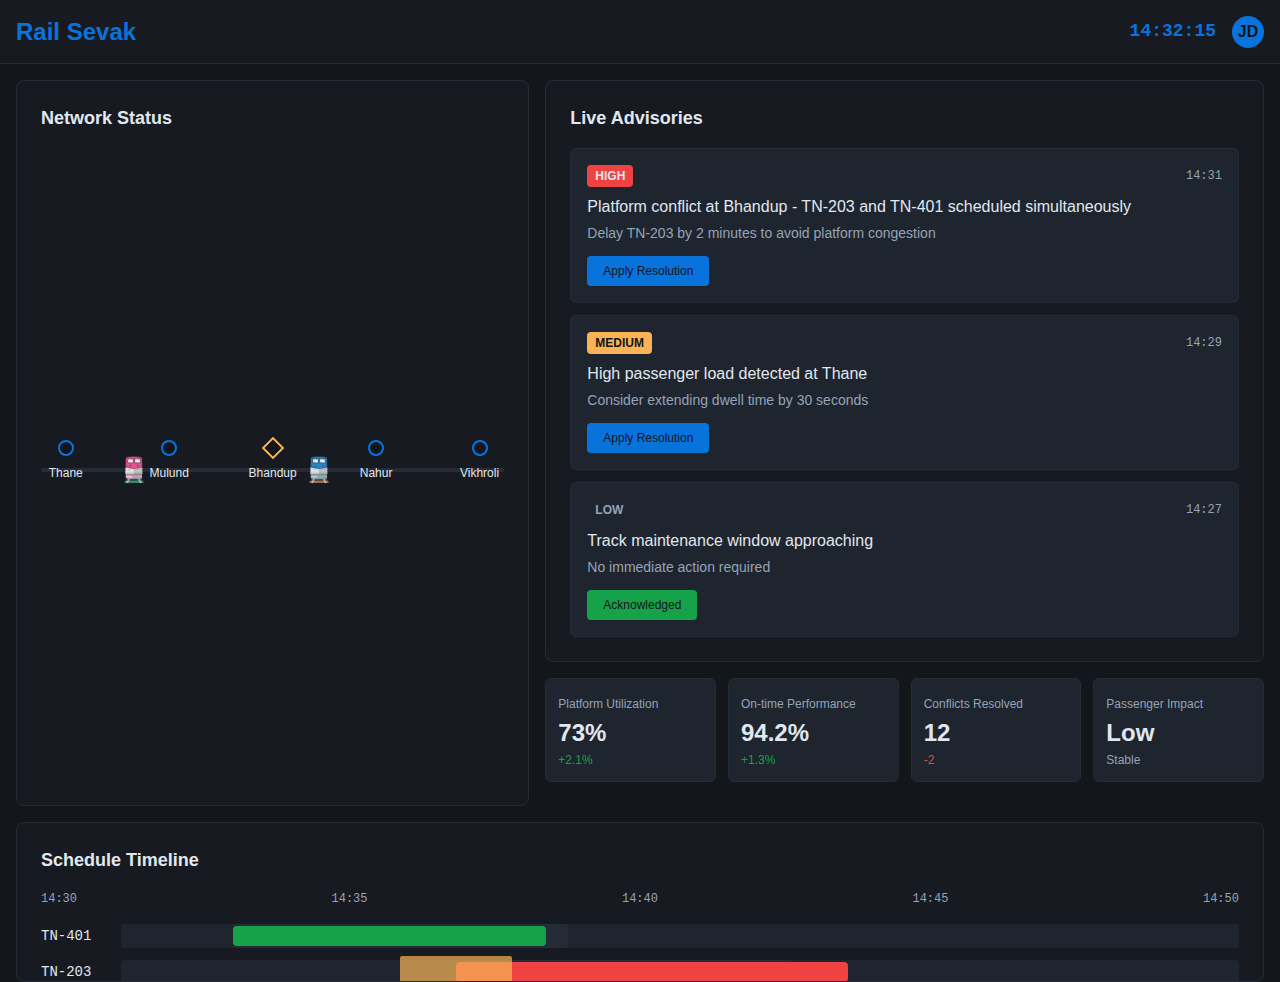
<file: public/index-static.html>
<!DOCTYPE html>
<html lang="en">
<head>
    <meta charset="UTF-8">
    <meta name="viewport" content="width=device-width, initial-scale=1.0">
    <title>Rail Sevak</title>
    <meta name="description" content="Professional railway operations control system for managing train schedules, conflicts, and performance monitoring">
    <link rel="stylesheet" href="styles.css">
</head>
<body>
    <!-- Header -->
    <header class="header">
        <div class="header-content">
            <div class="header-left">
                <h1 class="logo">Rail Sevak</h1>
                </div>
            </div>
            <div class="header-right">
                <div class="sim-time">14:32:15</div> 
                <div class="user-avatar">JD</div>
            </div>
        </div>
    </header>

    <!-- Main Content Grid -->
    <main class="main-content">
        <!-- Left: Station Map -->
        <section class="station-map">
            <div class="card">
                <h2 class="card-title">Network Status</h2>
                <div class="map-container">
                    <div class="railway-line">
                        <!-- Stations -->
                        <div class="station regular" data-station="Thane">
                            <div class="station-icon"></div>
                            <span class="station-label">Thane</span>
                            <div class="platforms">4 platforms</div>
                        </div>
                        
                        <div class="station regular" data-station="Mulund">
                            <div class="station-icon"></div>
                            <span class="station-label">Mulund</span>
                            <div class="platforms">2 platforms</div>
                        </div>
                        
                        <div class="station junction" data-station="Bhandup">
                            <div class="station-icon"></div>
                            <span class="station-label">Bhandup</span>
                            <div class="platforms">3 platforms</div>
                        </div>
                        
                        <div class="station regular" data-station="Nahur">
                            <div class="station-icon"></div>
                            <span class="station-label">Nahur</span>
                            <div class="platforms">2 platforms</div>
                        </div>
                        
                        <div class="station regular" data-station="Vikhroli">
                            <div class="station-icon"></div>
                            <span class="station-label">Vikhroli</span>
                            <div class="platforms">2 platforms</div>
                        </div>
                        
                        <!-- Train Markers -->
                        <div class="train-marker ontime" style="left: 20%;" data-train="TN-401">
                            <div class="train-icon">🚆</div>
                            <div class="train-tooltip">
                                <strong>TN-401</strong><br>
                                Next: Mulund<br>
                                ETA: 14:35<br>
                                On time
                            </div>
                        </div>
                        
                        <div class="train-marker delayed" style="left: 60%;" data-train="TN-203">
                            <div class="train-icon">🚆</div>
                            <div class="train-tooltip">
                                <strong>TN-203</strong><br>
                                Next: Vikhroli<br>
                                ETA: 14:38<br>
                                Delayed: +3min
                            </div>
                        </div>
                    </div>
                </div>
            </div>
        </section>

        <!-- Right: Advisories & KPIs -->
        <aside class="right-panel">
            <!-- Advisory Feed -->
            <section class="advisory-feed">
                <div class="card">
                    <h2 class="card-title">Live Advisories</h2>
                    <div class="advisory-list">
                        <div class="advisory-item high">
                            <div class="advisory-header">
                                <span class="advisory-priority">HIGH</span>
                                <span class="advisory-time">14:31</span>
                            </div>
                            <p class="advisory-message">Platform conflict at Bhandup - TN-203 and TN-401 scheduled simultaneously</p>
                            <p class="advisory-rationale">Delay TN-203 by 2 minutes to avoid platform congestion</p>
                            <button class="apply-btn">Apply Resolution</button>
                        </div>
                        
                        <div class="advisory-item medium">
                            <div class="advisory-header">
                                <span class="advisory-priority">MEDIUM</span>
                                <span class="advisory-time">14:29</span>
                            </div>
                            <p class="advisory-message">High passenger load detected at Thane</p>
                            <p class="advisory-rationale">Consider extending dwell time by 30 seconds</p>
                            <button class="apply-btn">Apply Resolution</button>
                        </div>
                        
                        <div class="advisory-item low">
                            <div class="advisory-header">
                                <span class="advisory-priority">LOW</span>
                                <span class="advisory-time">14:27</span>
                            </div>
                            <p class="advisory-message">Track maintenance window approaching</p>
                            <p class="advisory-rationale">No immediate action required</p>
                            <button class="apply-btn applied" disabled>Acknowledged</button>
                        </div>
                    </div>
                </div>
            </section>

            <!-- KPI Cards -->
            <section class="kpi-cards">
                <div class="kpi-grid">
                    <div class="kpi-card">
                        <div class="kpi-header">
                            <span class="kpi-title">Platform Utilization</span>
                        </div>
                        <div class="kpi-value">73%</div>
                        <div class="kpi-trend positive">+2.1%</div>
                    </div>
                    
                    <div class="kpi-card">
                        <div class="kpi-header">
                            <span class="kpi-title">On-time Performance</span>
                        </div>
                        <div class="kpi-value">94.2%</div>
                        <div class="kpi-trend positive">+1.3%</div>
                    </div>
                    
                    <div class="kpi-card">
                        <div class="kpi-header">
                            <span class="kpi-title">Conflicts Resolved</span>
                        </div>
                        <div class="kpi-value">12</div>
                        <div class="kpi-trend negative">-2</div>
                    </div>
                    
                    <div class="kpi-card">
                        <div class="kpi-header">
                            <span class="kpi-title">Passenger Impact</span>
                        </div>
                        <div class="kpi-value">Low</div>
                        <div class="kpi-trend neutral">Stable</div>
                    </div>
                </div>
            </section>
        </aside>

        <!-- Bottom: Timeline -->
        <section class="timeline">
            <div class="card">
                <h2 class="card-title">Schedule Timeline</h2>
                <div class="timeline-container">
                    <div class="timeline-header">
                        <div class="time-labels">
                            <span>14:30</span>
                            <span>14:35</span>
                            <span>14:40</span>
                            <span>14:45</span>
                            <span>14:50</span>
                        </div>
                    </div>
                    <div class="timeline-tracks">
                        <div class="track-row">
                            <span class="track-label">TN-401</span>
                            <div class="track-timeline">
                                <div class="schedule-bar planned" style="left: 10%; width: 30%;"></div>
                                <div class="schedule-bar actual" style="left: 10%; width: 28%;"></div>
                            </div>
                        </div>
                        
                        <div class="track-row">
                            <span class="track-label">TN-203</span>
                            <div class="track-timeline">
                                <div class="schedule-bar planned" style="left: 25%; width: 35%;"></div>
                                <div class="schedule-bar actual delayed" style="left: 30%; width: 35%;"></div>
                                <div class="conflict-indicator" style="left: 25%; width: 10%;"></div>
                            </div>
                        </div>
                        
                        <div class="track-row">
                            <span class="track-label">TN-105</span>
                            <div class="track-timeline">
                                <div class="schedule-bar planned" style="left: 40%; width: 25%;"></div>
                                <div class="schedule-bar actual" style="left: 42%; width: 25%;"></div>
                            </div>
                        </div>
                    </div>
                </div>
            </div>
        </section>
    </main>

    <script src="script.js"></script>
</body>
</html>
</file>
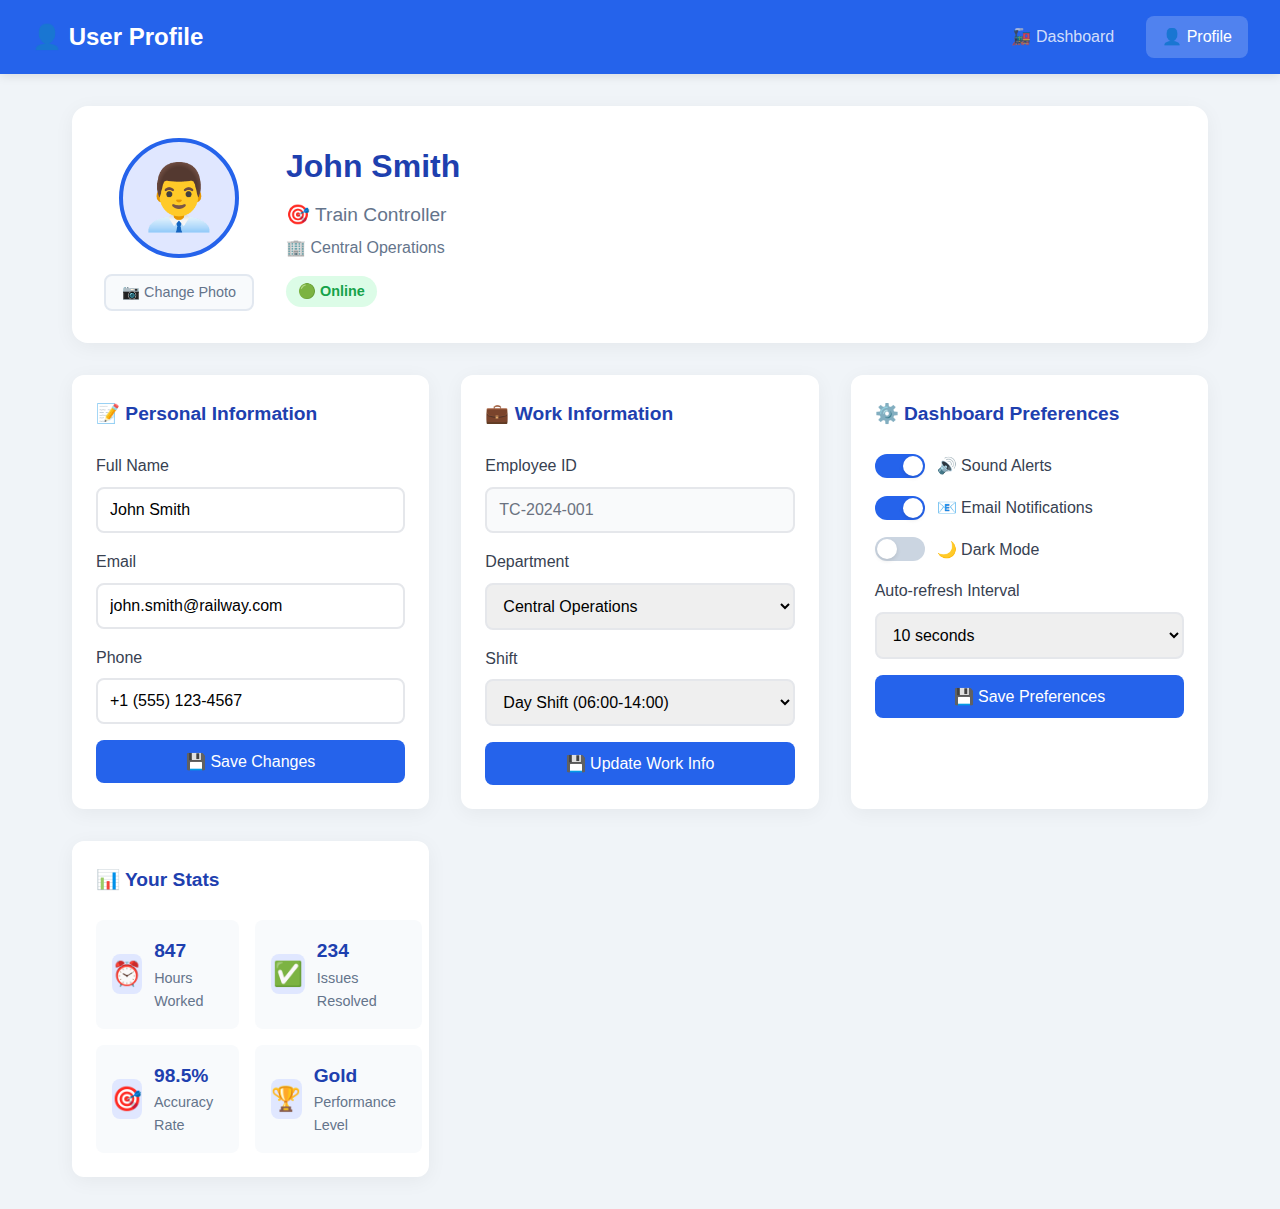
<file: public/profile.html>
<!DOCTYPE html>
<html lang="en">
<head>
    <meta charset="UTF-8">
    <meta name="viewport" content="width=device-width, initial-scale=1.0">
    <title>Profile - Train Dashboard</title>
    <link rel="stylesheet" href="profile-styles.css">
</head>
<body>
    <!-- Header -->
    <header class="header">
        <h1>👤 User Profile</h1>
        <nav class="nav">
            <a href="simple-dashboard.html" class="nav-link">🚂 Dashboard</a>
            <a href="profile.html" class="nav-link active">👤 Profile</a>
        </nav>
    </header>

    <!-- Main Profile -->
    <main class="profile-container">
        <!-- Profile Card -->
        <section class="profile-card">
            <div class="avatar-section">
                <div class="avatar">👨‍💼</div>
                <button class="change-photo-btn">📷 Change Photo</button>
            </div>
            
            <div class="profile-info">
                <h2 id="userName">John Smith</h2>
                <p class="role">🎯 Train Controller</p>
                <p class="department">🏢 Central Operations</p>
                <div class="status-badge">🟢 Online</div>
            </div>
        </section>

        <!-- Settings Sections -->
        <div class="settings-grid">
            <!-- Personal Information -->
            <section class="settings-section">
                <h3>📝 Personal Information</h3>
                <div class="form-group">
                    <label>Full Name</label>
                    <input type="text" id="fullName" value="John Smith" class="input-field">
                </div>
                <div class="form-group">
                    <label>Email</label>
                    <input type="email" id="email" value="john.smith@railway.com" class="input-field">
                </div>
                <div class="form-group">
                    <label>Phone</label>
                    <input type="tel" id="phone" value="+1 (555) 123-4567" class="input-field">
                </div>
                <button class="save-btn">💾 Save Changes</button>
            </section>

            <!-- Work Information -->
            <section class="settings-section">
                <h3>💼 Work Information</h3>
                <div class="form-group">
                    <label>Employee ID</label>
                    <input type="text" id="employeeId" value="TC-2024-001" class="input-field" readonly>
                </div>
                <div class="form-group">
                    <label>Department</label>
                    <select id="department" class="input-field">
                        <option>Central Operations</option>
                        <option>Maintenance</option>
                        <option>Safety & Security</option>
                        <option>Customer Service</option>
                    </select>
                </div>
                <div class="form-group">
                    <label>Shift</label>
                    <select id="shift" class="input-field">
                        <option>Day Shift (06:00-14:00)</option>
                        <option>Evening Shift (14:00-22:00)</option>
                        <option>Night Shift (22:00-06:00)</option>
                    </select>
                </div>
                <button class="save-btn">💾 Update Work Info</button>
            </section>

            <!-- Dashboard Preferences -->
            <section class="settings-section">
                <h3>⚙️ Dashboard Preferences</h3>
                <div class="toggle-group">
                    <label class="toggle-label">
                        <input type="checkbox" id="soundAlerts" checked>
                        <span class="toggle-slider"></span>
                        🔊 Sound Alerts
                    </label>
                </div>
                <div class="toggle-group">
                    <label class="toggle-label">
                        <input type="checkbox" id="emailNotifications" checked>
                        <span class="toggle-slider"></span>
                        📧 Email Notifications
                    </label>
                </div>
                <div class="toggle-group">
                    <label class="toggle-label">
                        <input type="checkbox" id="darkMode">
                        <span class="toggle-slider"></span>
                        🌙 Dark Mode
                    </label>
                </div>
                <div class="form-group">
                    <label>Auto-refresh Interval</label>
                    <select id="refreshInterval" class="input-field">
                        <option value="5">5 seconds</option>
                        <option value="10" selected>10 seconds</option>
                        <option value="30">30 seconds</option>
                        <option value="60">1 minute</option>
                    </select>
                </div>
                <button class="save-btn">💾 Save Preferences</button>
            </section>

            <!-- Quick Stats -->
            <section class="settings-section">
                <h3>📊 Your Stats</h3>
                <div class="stats-grid">
                    <div class="stat-item">
                        <div class="stat-icon">⏰</div>
                        <div class="stat-content">
                            <span class="stat-value">847</span>
                            <span class="stat-label">Hours Worked</span>
                        </div>
                    </div>
                    <div class="stat-item">
                        <div class="stat-icon">✅</div>
                        <div class="stat-content">
                            <span class="stat-value">234</span>
                            <span class="stat-label">Issues Resolved</span>
                        </div>
                    </div>
                    <div class="stat-item">
                        <div class="stat-icon">🎯</div>
                        <div class="stat-content">
                            <span class="stat-value">98.5%</span>
                            <span class="stat-label">Accuracy Rate</span>
                        </div>
                    </div>
                    <div class="stat-item">
                        <div class="stat-icon">🏆</div>
                        <div class="stat-content">
                            <span class="stat-value">Gold</span>
                            <span class="stat-label">Performance Level</span>
                        </div>
                    </div>
                </div>
            </section>
        </div>
    </main>

    <script src="profile-script.js"></script>
</body>
</html>
</file>
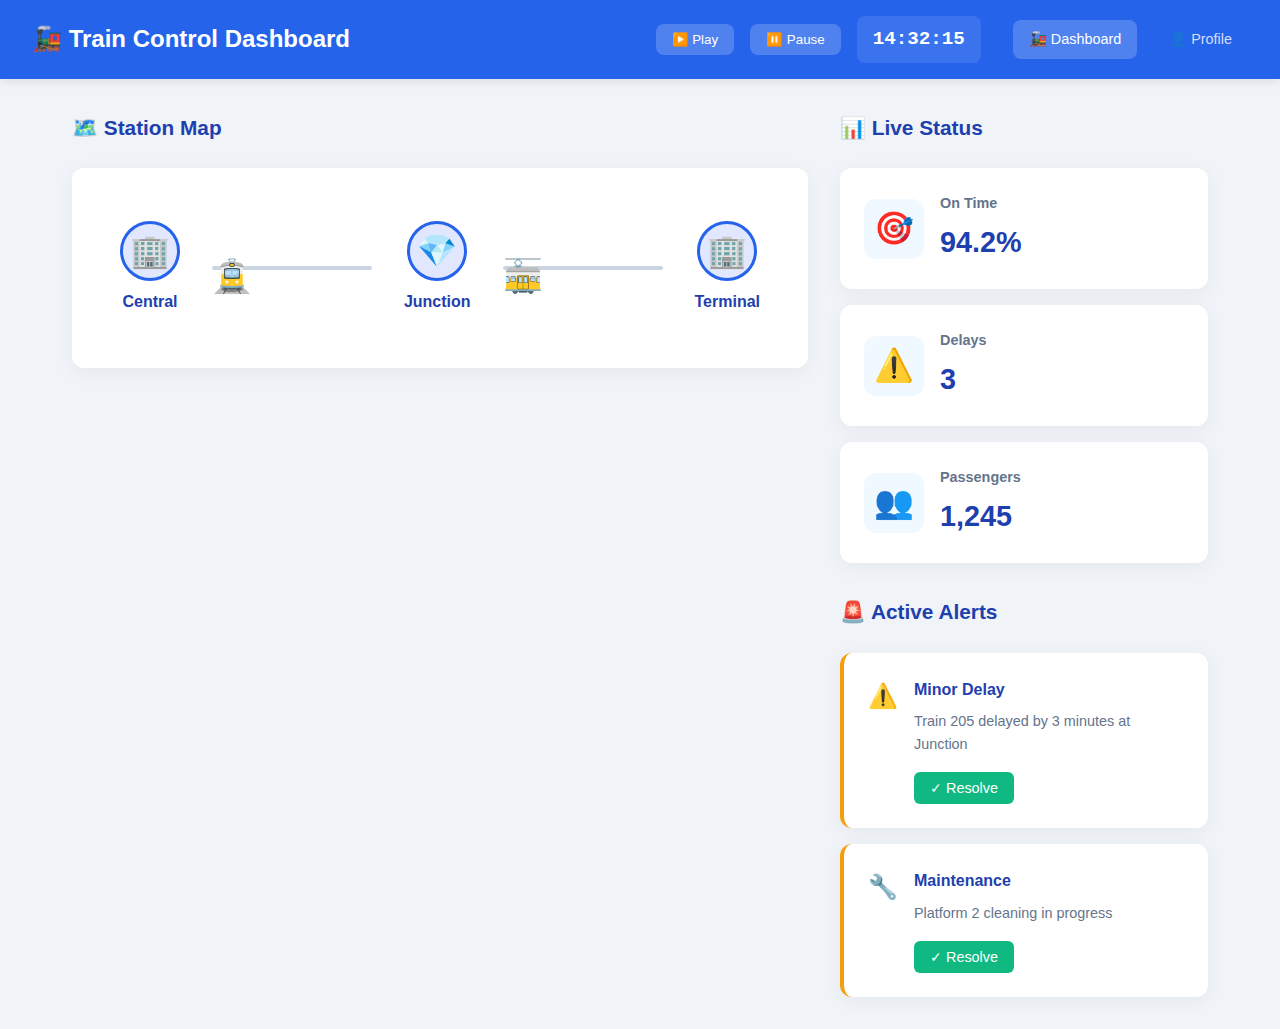
<file: public/simple-dashboard.html>
<!DOCTYPE html>
<html lang="en">
<head>
    <meta charset="UTF-8">
    <meta name="viewport" content="width=device-width, initial-scale=1.0">
    <title>Simple Train Dashboard</title>
    <link rel="stylesheet" href="simple-styles.css">
</head>
<body>
    <!-- Header -->
    <header class="header">
        <h1>🚂 Train Control Dashboard</h1>
        <div class="header-right">
            <div class="controls">
                <button id="playBtn" class="btn">▶️ Play</button>
                <button id="pauseBtn" class="btn">⏸️ Pause</button>
                <span class="time" id="currentTime">14:32:15</span>
            </div>
            <nav class="nav">
                <a href="simple-dashboard.html" class="nav-link active">🚂 Dashboard</a>
                <a href="profile.html" class="nav-link">👤 Profile</a>
            </nav>
        </div>
    </header>

    <!-- Main Dashboard -->
    <main class="dashboard">
        <!-- Station Map -->
        <section class="map-section">
            <h2>🗺️ Station Map</h2>
            <div class="station-line">
                <div class="station" data-name="Central">
                    <div class="station-icon">🏢</div>
                    <span>Central</span>
                </div>
                
                <div class="track">
                    <div class="train" id="train1">🚊</div>
                </div>
                
                <div class="station" data-name="Junction">
                    <div class="station-icon">💎</div>
                    <span>Junction</span>
                </div>
                
                <div class="track">
                    <div class="train" id="train2">🚋</div>
                </div>
                
                <div class="station" data-name="Terminal">
                    <div class="station-icon">🏢</div>
                    <span>Terminal</span>
                </div>
            </div>
        </section>

        <!-- Status Cards -->
        <section class="status-section">
            <h2>📊 Live Status</h2>
            <div class="status-cards">
                <div class="card">
                    <div class="card-icon">🎯</div>
                    <div class="card-content">
                        <h3>On Time</h3>
                        <span class="value" id="onTimeValue">94.2%</span>
                    </div>
                </div>
                
                <div class="card">
                    <div class="card-icon">⚠️</div>
                    <div class="card-content">
                        <h3>Delays</h3>
                        <span class="value" id="delayValue">3</span>
                    </div>
                </div>
                
                <div class="card">
                    <div class="card-icon">👥</div>
                    <div class="card-content">
                        <h3>Passengers</h3>
                        <span class="value" id="passengerValue">1,245</span>
                    </div>
                </div>
            </div>
        </section>

        <!-- Alerts -->
        <section class="alerts-section">
            <h2>🚨 Active Alerts</h2>
            <div class="alerts">
                <div class="alert">
                    <span class="alert-icon">⚠️</span>
                    <div class="alert-content">
                        <strong>Minor Delay</strong>
                        <p>Train 205 delayed by 3 minutes at Junction</p>
                        <button class="resolve-btn">✓ Resolve</button>
                    </div>
                </div>
                
                <div class="alert">
                    <span class="alert-icon">🔧</span>
                    <div class="alert-content">
                        <strong>Maintenance</strong>
                        <p>Platform 2 cleaning in progress</p>
                        <button class="resolve-btn">✓ Resolve</button>
                    </div>
                </div>
            </div>
        </section>
    </main>

    <script src="simple-script.js"></script>
</body>
</html>
</file>
<file: public/styles.css>
/* CSS Variables - Design System */
:root {
    /* Professional control room theme */
    --background: hsl(217, 19%, 9%);
    --foreground: hsl(213, 31%, 91%);
    
    --card: hsl(217, 19%, 11%);
    --card-foreground: hsl(213, 31%, 91%);
    
    --primary: hsl(210, 92%, 45%);
    --primary-foreground: hsl(217, 19%, 9%);
    
    --secondary: hsl(217, 19%, 15%);
    --secondary-foreground: hsl(213, 31%, 91%);
    
    --muted: hsl(217, 19%, 15%);
    --muted-foreground: hsl(215, 20%, 65%);
    
    --accent: hsl(217, 19%, 18%);
    --accent-foreground: hsl(213, 31%, 91%);
    
    /* Alert colors */
    --destructive: hsl(0, 84%, 60%);
    --warning: hsl(35, 91%, 65%);
    --success: hsl(142, 76%, 36%);
    
    --border: hsl(217, 19%, 18%);
    --input: hsl(217, 19%, 15%);
    --ring: hsl(210, 92%, 45%);
    
    /* Control room specific */
    --station-regular: hsl(210, 92%, 45%);
    --station-junction: hsl(35, 91%, 65%);
    --train-ontime: hsl(142, 76%, 36%);
    --train-delayed: hsl(0, 84%, 60%);
    --train-marker: hsl(213, 31%, 91%);
    
    /* Animations */
    --transition-smooth: all 0.3s cubic-bezier(0.4, 0, 0.2, 1);
    --transition-micro: all 0.15s ease-out;
}

/* Reset and Base Styles */
* {
    margin: 0;
    padding: 0;
    box-sizing: border-box;
}

body {
    font-family: -apple-system, BlinkMacSystemFont, 'Segoe UI', Roboto, Oxygen, Ubuntu, Cantarell, sans-serif;
    background-color: var(--background);
    color: var(--foreground);
    min-height: 100vh;
    line-height: 1.5;
}

/* Header Styles */
.header {
    background-color: var(--card);
    border-bottom: 1px solid var(--border);
    padding: 1rem;
    height: 4rem;
    display: flex;
    align-items: center;
}

.header-content {
    width: 100%;
    display: flex;
    justify-content: space-between;
    align-items: center;
}

.header-left {
    display: flex;
    align-items: center;
    gap: 2rem;
}

.logo {
    font-size: 1.5rem;
    font-weight: 700;
    color: var(--primary);
}

.sim-controls {
    display: flex;
    align-items: center;
    gap: 0.5rem;
}

.control-btn {
    background-color: var(--secondary);
    border: 1px solid var(--border);
    color: var(--foreground);
    padding: 0.5rem;
    border-radius: 0.25rem;
    cursor: pointer;
    transition: var(--transition-micro);
}

.control-btn:hover {
    background-color: var(--accent);
}

.speed-control {
    display: flex;
    align-items: center;
    gap: 0.5rem;
    margin-left: 1rem;
}

.speed-select {
    background-color: var(--input);
    border: 1px solid var(--border);
    color: var(--foreground);
    padding: 0.25rem 0.5rem;
    border-radius: 0.25rem;
}

.header-right {
    display: flex;
    align-items: center;
    gap: 1rem;
}

.sim-time {
    font-family: 'Courier New', monospace;
    font-size: 1.125rem;
    font-weight: 600;
    color: var(--primary);
}

.user-avatar {
    width: 2rem;
    height: 2rem;
    background-color: var(--primary);
    color: var(--primary-foreground);
    border-radius: 50%;
    display: flex;
    align-items: center;
    justify-content: center;
    font-weight: 600;
}

/* Main Content Layout */
.main-content {
    display: grid;
    grid-template-columns: 5fr 7fr;
    grid-template-rows: 1fr auto;
    gap: 1rem;
    padding: 1rem;
    height: calc(100vh - 4rem);
}

.station-map {
    grid-row: 1 / 2;
}

.right-panel {
    grid-row: 1 / 2;
    display: flex;
    flex-direction: column;
    gap: 1rem;
}

.timeline {
    grid-column: 1 / -1;
    grid-row: 2 / 3;
    height: 10rem;
}

/* Card Styles */
.card {
    background-color: var(--card);
    border: 1px solid var(--border);
    border-radius: 0.5rem;
    padding: 1.5rem;
    height: 100%;
    overflow: hidden;
}

.card-title {
    font-size: 1.125rem;
    font-weight: 600;
    margin-bottom: 1rem;
    color: var(--foreground);
}

/* Station Map Styles */
.map-container {
    height: calc(100% - 2rem);
    display: flex;
    align-items: center;
    padding: 2rem 0;
}

.railway-line {
    position: relative;
    width: 100%;
    height: 4px;
    background-color: var(--border);
    border-radius: 2px;
    display: flex;
    justify-content: space-between;
    align-items: center;
}

.station {
    position: relative;
    display: flex;
    flex-direction: column;
    align-items: center;
    cursor: pointer;
}

.station-icon {
    width: 16px;
    height: 16px;
    border-radius: 50%;
    border: 2px solid var(--station-regular);
    background-color: var(--background);
    position: relative;
    z-index: 2;
}

.station.junction .station-icon {
    border-radius: 0;
    transform: rotate(45deg);
    border-color: var(--station-junction);
}

.station-label {
    margin-top: 0.5rem;
    font-size: 0.75rem;
    font-weight: 500;
    text-align: center;
}

.platforms {
    font-size: 0.625rem;
    color: var(--muted-foreground);
    margin-top: 0.25rem;
    opacity: 0;
    transition: var(--transition-micro);
}

.station:hover .platforms {
    opacity: 1;
}

/* Train Markers */
.train-marker {
    position: absolute;
    top: -1rem;
    transform: translateX(-50%);
    cursor: pointer;
    z-index: 3;
}

.train-icon {
    font-size: 1.5rem;
    animation: train-move 2s ease-in-out infinite alternate;
}

.train-marker.ontime .train-icon {
    filter: hue-rotate(120deg);
}

.train-marker.delayed .train-icon {
    filter: hue-rotate(0deg);
}

.train-tooltip {
    position: absolute;
    bottom: 100%;
    left: 50%;
    transform: translateX(-50%);
    background-color: var(--popover);
    border: 1px solid var(--border);
    border-radius: 0.25rem;
    padding: 0.5rem;
    font-size: 0.75rem;
    white-space: nowrap;
    opacity: 0;
    pointer-events: none;
    transition: var(--transition-micro);
    margin-bottom: 0.5rem;
}

.train-marker:hover .train-tooltip {
    opacity: 1;
}

/* Advisory Feed Styles */
.advisory-feed {
    flex: 1;
}

.advisory-list {
    display: flex;
    flex-direction: column;
    gap: 0.75rem;
    max-height: calc(100% - 2rem);
    overflow-y: auto;
}

.advisory-item {
    background-color: var(--secondary);
    border: 1px solid var(--border);
    border-radius: 0.375rem;
    padding: 1rem;
    transition: var(--transition-smooth);
}

.advisory-item:hover {
    transform: translateY(-1px);
    box-shadow: 0 4px 12px rgba(0, 0, 0, 0.1);
}

.advisory-header {
    display: flex;
    justify-content: space-between;
    align-items: center;
    margin-bottom: 0.5rem;
}

.advisory-priority {
    font-size: 0.75rem;
    font-weight: 600;
    padding: 0.125rem 0.5rem;
    border-radius: 0.25rem;
}

.advisory-item.high .advisory-priority {
    background-color: var(--destructive);
    color: var(--foreground);
}

.advisory-item.medium .advisory-priority {
    background-color: var(--warning);
    color: var(--background);
}

.advisory-item.low .advisory-priority {
    background-color: var(--muted);
    color: var(--muted-foreground);
}

.advisory-time {
    font-size: 0.75rem;
    color: var(--muted-foreground);
    font-family: 'Courier New', monospace;
}

.advisory-message {
    font-weight: 500;
    margin-bottom: 0.25rem;
}

.advisory-rationale {
    font-size: 0.875rem;
    color: var(--muted-foreground);
    margin-bottom: 0.75rem;
}

.apply-btn {
    background-color: var(--primary);
    color: var(--primary-foreground);
    border: none;
    padding: 0.5rem 1rem;
    border-radius: 0.25rem;
    font-size: 0.75rem;
    font-weight: 500;
    cursor: pointer;
    transition: var(--transition-micro);
}

.apply-btn:hover:not(:disabled) {
    transform: scale(1.05);
}

.apply-btn.applied {
    background-color: var(--success);
    cursor: not-allowed;
}

/* KPI Cards Styles */
.kpi-cards {
    height: 8rem;
}

.kpi-grid {
    display: grid;
    grid-template-columns: repeat(4, 1fr);
    gap: 0.75rem;
    height: calc(100% - 2rem);
}

.kpi-card {
    background-color: var(--secondary);
    border: 1px solid var(--border);
    border-radius: 0.375rem;
    padding: 0.75rem;
    display: flex;
    flex-direction: column;
    justify-content: space-between;
}

.kpi-title {
    font-size: 0.75rem;
    color: var(--muted-foreground);
    font-weight: 500;
}

.kpi-value {
    font-size: 1.5rem;
    font-weight: 700;
    color: var(--foreground);
}

.kpi-trend {
    font-size: 0.75rem;
    font-weight: 500;
}

.kpi-trend.positive {
    color: var(--success);
}

.kpi-trend.negative {
    color: var(--destructive);
}

.kpi-trend.neutral {
    color: var(--muted-foreground);
}

/* Timeline Styles */
.timeline-container {
    height: calc(100% - 2rem);
}

.timeline-header {
    margin-bottom: 1rem;
}

.time-labels {
    display: flex;
    justify-content: space-between;
    font-size: 0.75rem;
    color: var(--muted-foreground);
    font-family: 'Courier New', monospace;
}

.timeline-tracks {
    display: flex;
    flex-direction: column;
    gap: 0.75rem;
}

.track-row {
    display: flex;
    align-items: center;
    gap: 1rem;
}

.track-label {
    font-size: 0.875rem;
    font-weight: 500;
    font-family: 'Courier New', monospace;
    min-width: 4rem;
}

.track-timeline {
    position: relative;
    flex: 1;
    height: 1.5rem;
    background-color: var(--muted);
    border-radius: 0.25rem;
}

.schedule-bar {
    position: absolute;
    top: 0;
    height: 100%;
    border-radius: 0.25rem;
}

.schedule-bar.planned {
    background-color: var(--border);
    z-index: 1;
}

.schedule-bar.actual {
    background-color: var(--train-ontime);
    z-index: 2;
    top: 0.125rem;
    height: calc(100% - 0.25rem);
}

.schedule-bar.actual.delayed {
    background-color: var(--train-delayed);
}

.conflict-indicator {
    position: absolute;
    top: -0.25rem;
    height: calc(100% + 0.5rem);
    background-color: var(--warning);
    border-radius: 0.125rem;
    z-index: 3;
    opacity: 0.7;
}

/* Animations */
@keyframes train-move {
    0% { transform: translateX(-50%) translateY(0); }
    100% { transform: translateX(-50%) translateY(-2px); }
}

/* Responsive Design */
@media (max-width: 1024px) {
    .main-content {
        grid-template-columns: 1fr;
        grid-template-rows: auto auto auto;
    }
    
    .right-panel {
        grid-row: 2 / 3;
        flex-direction: row;
        height: auto;
    }
    
    .advisory-feed {
        flex: 2;
    }
    
    .kpi-cards {
        flex: 1;
        height: auto;
    }
    
    .kpi-grid {
        grid-template-columns: repeat(2, 1fr);
        grid-template-rows: repeat(2, 1fr);
    }
    
    .timeline {
        grid-row: 3 / 4;
    }
}

@media (max-width: 768px) {
    .header-left {
        flex-direction: column;
        gap: 0.5rem;
    }
    
    .sim-controls {
        flex-wrap: wrap;
    }
    
    .right-panel {
        flex-direction: column;
    }
    
    .kpi-grid {
        grid-template-columns: repeat(4, 1fr);
        grid-template-rows: 1fr;
    }
}
</file>
<file: public/profile-styles.css>
/* Profile Page Styles */

* {
    margin: 0;
    padding: 0;
    box-sizing: border-box;
}

body {
    font-family: 'Arial', sans-serif;
    background: #f0f4f8;
    color: #333;
    line-height: 1.6;
}

/* Header */
.header {
    background: #2563eb;
    color: white;
    padding: 1rem 2rem;
    display: flex;
    justify-content: space-between;
    align-items: center;
    box-shadow: 0 2px 10px rgba(0,0,0,0.1);
}

.header h1 {
    font-size: 1.5rem;
    font-weight: bold;
}

.nav {
    display: flex;
    gap: 1rem;
}

.nav-link {
    color: rgba(255,255,255,0.8);
    text-decoration: none;
    padding: 0.5rem 1rem;
    border-radius: 8px;
    transition: all 0.3s ease;
}

.nav-link:hover,
.nav-link.active {
    background: rgba(255,255,255,0.2);
    color: white;
}

/* Profile Container */
.profile-container {
    max-width: 1200px;
    margin: 0 auto;
    padding: 2rem;
}

/* Profile Card */
.profile-card {
    background: white;
    border-radius: 16px;
    padding: 2rem;
    box-shadow: 0 4px 20px rgba(0,0,0,0.05);
    margin-bottom: 2rem;
    display: flex;
    align-items: center;
    gap: 2rem;
}

.avatar-section {
    display: flex;
    flex-direction: column;
    align-items: center;
    gap: 1rem;
}

.avatar {
    width: 120px;
    height: 120px;
    border-radius: 50%;
    background: #e0e7ff;
    display: flex;
    align-items: center;
    justify-content: center;
    font-size: 4rem;
    border: 4px solid #2563eb;
}

.change-photo-btn {
    background: #f8fafc;
    color: #64748b;
    border: 2px solid #e2e8f0;
    padding: 0.5rem 1rem;
    border-radius: 8px;
    cursor: pointer;
    font-size: 0.9rem;
    transition: all 0.3s ease;
}

.change-photo-btn:hover {
    background: #e2e8f0;
    transform: translateY(-1px);
}

.profile-info h2 {
    font-size: 2rem;
    color: #1e40af;
    margin-bottom: 0.5rem;
}

.role {
    font-size: 1.2rem;
    color: #64748b;
    margin-bottom: 0.25rem;
}

.department {
    color: #64748b;
    margin-bottom: 1rem;
}

.status-badge {
    display: inline-block;
    background: #dcfce7;
    color: #16a34a;
    padding: 0.25rem 0.75rem;
    border-radius: 20px;
    font-size: 0.9rem;
    font-weight: bold;
}

/* Settings Grid */
.settings-grid {
    display: grid;
    grid-template-columns: repeat(auto-fit, minmax(350px, 1fr));
    gap: 2rem;
}

.settings-section {
    background: white;
    border-radius: 12px;
    padding: 1.5rem;
    box-shadow: 0 4px 20px rgba(0,0,0,0.05);
}

.settings-section h3 {
    color: #1e40af;
    margin-bottom: 1.5rem;
    font-size: 1.2rem;
    display: flex;
    align-items: center;
    gap: 0.5rem;
}

/* Form Elements */
.form-group {
    margin-bottom: 1rem;
}

.form-group label {
    display: block;
    margin-bottom: 0.5rem;
    color: #374151;
    font-weight: 500;
}

.input-field {
    width: 100%;
    padding: 0.75rem;
    border: 2px solid #e5e7eb;
    border-radius: 8px;
    font-size: 1rem;
    transition: all 0.3s ease;
}

.input-field:focus {
    outline: none;
    border-color: #2563eb;
    box-shadow: 0 0 0 3px rgba(37, 99, 235, 0.1);
}

.input-field[readonly] {
    background: #f9fafb;
    color: #6b7280;
}

/* Toggle Switches */
.toggle-group {
    margin-bottom: 1rem;
}

.toggle-label {
    display: flex;
    align-items: center;
    gap: 0.75rem;
    cursor: pointer;
    font-weight: 500;
    color: #374151;
}

.toggle-label input[type="checkbox"] {
    display: none;
}

.toggle-slider {
    width: 50px;
    height: 24px;
    background: #cbd5e1;
    border-radius: 24px;
    position: relative;
    transition: all 0.3s ease;
}

.toggle-slider::before {
    content: '';
    position: absolute;
    width: 20px;
    height: 20px;
    background: white;
    border-radius: 50%;
    top: 2px;
    left: 2px;
    transition: all 0.3s ease;
    box-shadow: 0 2px 4px rgba(0,0,0,0.1);
}

.toggle-label input[type="checkbox"]:checked + .toggle-slider {
    background: #2563eb;
}

.toggle-label input[type="checkbox"]:checked + .toggle-slider::before {
    transform: translateX(26px);
}

/* Buttons */
.save-btn {
    background: #2563eb;
    color: white;
    border: none;
    padding: 0.75rem 1.5rem;
    border-radius: 8px;
    cursor: pointer;
    font-size: 1rem;
    font-weight: 500;
    transition: all 0.3s ease;
    width: 100%;
}

.save-btn:hover {
    background: #1d4ed8;
    transform: translateY(-2px);
    box-shadow: 0 4px 12px rgba(37, 99, 235, 0.3);
}

/* Stats Grid */
.stats-grid {
    display: grid;
    grid-template-columns: repeat(2, 1fr);
    gap: 1rem;
}

.stat-item {
    display: flex;
    align-items: center;
    gap: 0.75rem;
    padding: 1rem;
    background: #f8fafc;
    border-radius: 8px;
    transition: all 0.3s ease;
}

.stat-item:hover {
    background: #e2e8f0;
    transform: translateY(-2px);
}

.stat-icon {
    font-size: 1.5rem;
    width: 40px;
    height: 40px;
    background: #e0e7ff;
    border-radius: 8px;
    display: flex;
    align-items: center;
    justify-content: center;
}

.stat-content {
    display: flex;
    flex-direction: column;
}

.stat-value {
    font-size: 1.2rem;
    font-weight: bold;
    color: #1e40af;
}

.stat-label {
    font-size: 0.9rem;
    color: #64748b;
}

/* Responsive Design */
@media (max-width: 768px) {
    .profile-container {
        padding: 1rem;
    }
    
    .profile-card {
        flex-direction: column;
        text-align: center;
    }
    
    .settings-grid {
        grid-template-columns: 1fr;
    }
    
    .stats-grid {
        grid-template-columns: 1fr;
    }
    
    .header {
        flex-direction: column;
        gap: 1rem;
    }
    
    .nav {
        width: 100%;
        justify-content: center;
    }
}
</file>
<file: public/simple-styles.css>
/* Simple Train Dashboard Styles */

* {
    margin: 0;
    padding: 0;
    box-sizing: border-box;
}

body {
    font-family: 'Arial', sans-serif;
    background: #f0f4f8;
    color: #333;
    line-height: 1.6;
}

/* Header */
.header {
    background: #2563eb;
    color: white;
    padding: 1rem 2rem;
    display: flex;
    justify-content: space-between;
    align-items: center;
    box-shadow: 0 2px 10px rgba(0,0,0,0.1);
}

.header h1 {
    font-size: 1.5rem;
    font-weight: bold;
}

.header-right {
    display: flex;
    gap: 2rem;
    align-items: center;
}

.controls {
    display: flex;
    gap: 1rem;
    align-items: center;
}

.nav {
    display: flex;
    gap: 1rem;
}

.nav-link {
    color: rgba(255,255,255,0.8);
    text-decoration: none;
    padding: 0.5rem 1rem;
    border-radius: 8px;
    transition: all 0.3s ease;
    font-size: 0.9rem;
}

.nav-link:hover,
.nav-link.active {
    background: rgba(255,255,255,0.2);
    color: white;
}

.btn {
    background: rgba(255,255,255,0.2);
    color: white;
    border: none;
    padding: 0.5rem 1rem;
    border-radius: 8px;
    cursor: pointer;
    transition: all 0.3s ease;
}

.btn:hover {
    background: rgba(255,255,255,0.3);
    transform: translateY(-2px);
}

.time {
    font-family: 'Courier New', monospace;
    font-size: 1.2rem;
    font-weight: bold;
    background: rgba(255,255,255,0.1);
    padding: 0.5rem 1rem;
    border-radius: 8px;
}

/* Dashboard Layout */
.dashboard {
    padding: 2rem;
    display: grid;
    grid-template-columns: 2fr 1fr;
    grid-template-rows: auto auto;
    gap: 2rem;
    max-width: 1200px;
    margin: 0 auto;
}

.map-section {
    grid-column: 1;
    grid-row: 1 / 3;
}

.status-section {
    grid-column: 2;
    grid-row: 1;
}

.alerts-section {
    grid-column: 2;
    grid-row: 2;
}

/* Section Headers */
section h2 {
    margin-bottom: 1.5rem;
    color: #1e40af;
    font-size: 1.3rem;
    display: flex;
    align-items: center;
    gap: 0.5rem;
}

/* Station Map */
.station-line {
    background: white;
    border-radius: 12px;
    padding: 2rem;
    box-shadow: 0 4px 20px rgba(0,0,0,0.05);
    display: flex;
    align-items: center;
    justify-content: space-between;
    min-height: 200px;
}

.station {
    display: flex;
    flex-direction: column;
    align-items: center;
    gap: 0.5rem;
    padding: 1rem;
    border-radius: 8px;
    transition: all 0.3s ease;
}

.station:hover {
    background: #f8fafc;
    transform: translateY(-2px);
}

.station-icon {
    font-size: 2rem;
    width: 60px;
    height: 60px;
    background: #e0e7ff;
    border-radius: 50%;
    display: flex;
    align-items: center;
    justify-content: center;
    border: 3px solid #2563eb;
}

.station span {
    font-weight: bold;
    color: #1e40af;
}

.track {
    flex: 1;
    height: 4px;
    background: #cbd5e1;
    margin: 0 1rem;
    position: relative;
    border-radius: 2px;
}

.train {
    position: absolute;
    top: -15px;
    font-size: 2rem;
    animation: moveRight 5s infinite linear;
    cursor: pointer;
    transition: transform 0.2s ease;
}

.train:hover {
    transform: scale(1.2);
}

@keyframes moveRight {
    0% { left: 0%; }
    100% { left: calc(100% - 40px); }
}

/* Status Cards */
.status-cards {
    display: flex;
    flex-direction: column;
    gap: 1rem;
}

.card {
    background: white;
    border-radius: 12px;
    padding: 1.5rem;
    box-shadow: 0 4px 20px rgba(0,0,0,0.05);
    display: flex;
    align-items: center;
    gap: 1rem;
    transition: all 0.3s ease;
}

.card:hover {
    transform: translateY(-2px);
    box-shadow: 0 8px 30px rgba(0,0,0,0.1);
}

.card-icon {
    font-size: 2rem;
    width: 60px;
    height: 60px;
    background: #f0f9ff;
    border-radius: 12px;
    display: flex;
    align-items: center;
    justify-content: center;
}

.card-content h3 {
    color: #64748b;
    font-size: 0.9rem;
    margin-bottom: 0.25rem;
}

.value {
    font-size: 1.8rem;
    font-weight: bold;
    color: #1e40af;
}

/* Alerts */
.alerts {
    display: flex;
    flex-direction: column;
    gap: 1rem;
}

.alert {
    background: white;
    border-radius: 12px;
    padding: 1.5rem;
    box-shadow: 0 4px 20px rgba(0,0,0,0.05);
    display: flex;
    align-items: flex-start;
    gap: 1rem;
    border-left: 4px solid #f59e0b;
}

.alert-icon {
    font-size: 1.5rem;
}

.alert-content {
    flex: 1;
}

.alert-content strong {
    color: #1e40af;
    display: block;
    margin-bottom: 0.5rem;
}

.alert-content p {
    color: #64748b;
    font-size: 0.9rem;
    margin-bottom: 1rem;
}

.resolve-btn {
    background: #10b981;
    color: white;
    border: none;
    padding: 0.5rem 1rem;
    border-radius: 6px;
    cursor: pointer;
    font-size: 0.9rem;
    transition: all 0.3s ease;
}

.resolve-btn:hover {
    background: #059669;
    transform: translateY(-1px);
}

/* Responsive Design */
@media (max-width: 768px) {
    .dashboard {
        grid-template-columns: 1fr;
        grid-template-rows: auto auto auto;
        padding: 1rem;
    }
    
    .map-section {
        grid-column: 1;
        grid-row: 1;
    }
    
    .status-section {
        grid-column: 1;
        grid-row: 2;
    }
    
    .alerts-section {
        grid-column: 1;
        grid-row: 3;
    }
    
    .station-line {
        flex-direction: column;
        gap: 1rem;
    }
    
    .track {
        width: 4px;
        height: 60px;
        margin: 1rem 0;
    }
    
    .train {
        left: -15px !important;
        animation: moveDown 5s infinite linear;
    }
    
    @keyframes moveDown {
        0% { top: 0%; }
        100% { top: calc(100% - 40px); }
    }
}
</file>
